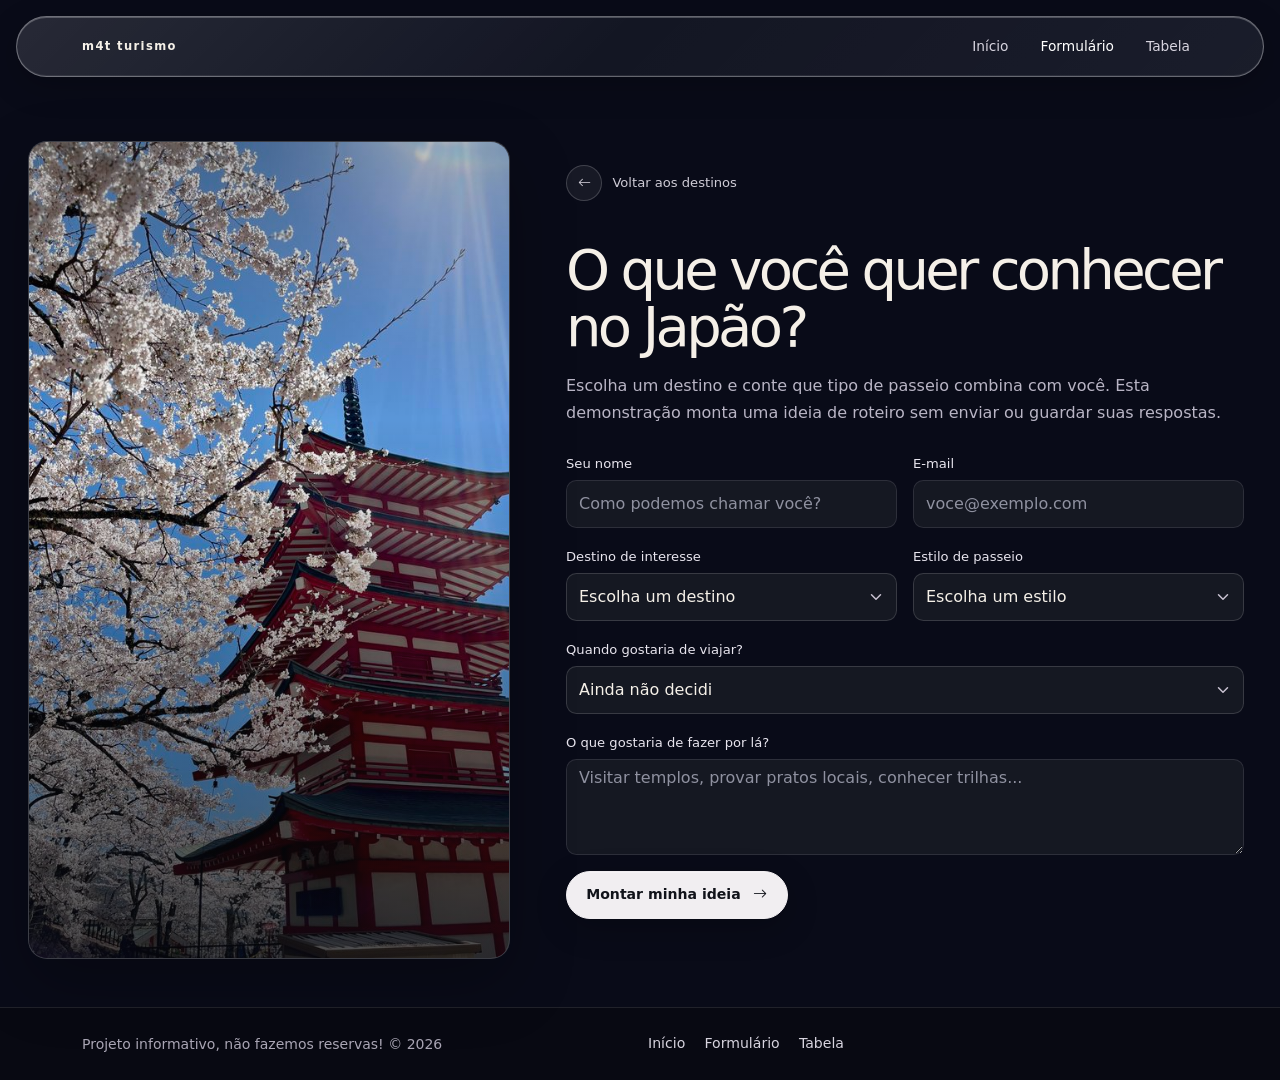
<file: pagina-2.html>
<!doctype html>
<html lang="pt-BR">
<head>
  <meta charset="utf-8">
  <meta name="viewport" content="width=device-width, initial-scale=1">
  <meta name="description" content="Conte suas preferências e escolha um destino para conhecer no Japão.">
  <title>m4t turismo - Form</title>
  <link rel="preconnect" href="https://cdn.jsdelivr.net" crossorigin>
  <link href="https://cdn.jsdelivr.net/npm/bootstrap@5.3.3/dist/css/bootstrap.min.css" rel="stylesheet">
  <link href="https://cdn.jsdelivr.net/npm/bootstrap-icons@1.11.3/font/bootstrap-icons.min.css" rel="stylesheet">
  <link rel="stylesheet" href="styles.css">
  <link rel="icon" type="image/jpeg" href="imgPagina/faviconGato.jpg">
</head>
<body>
  <nav class="navbar navbar-expand-lg navbar-dark barra-navegacao barra-navegacao--interna efeito-vidro" aria-label="Navegação principal">
    <div class="container">
      <a class="navbar-brand" href="index.html#inicio">m4t turismo</a>
      <button class="navbar-toggler efeito-vidro" type="button" data-bs-toggle="collapse" data-bs-target="#menu-paginas" aria-controls="menu-paginas" aria-expanded="false" aria-label="Abrir navegação">
        <span class="navbar-toggler-icon"></span>
      </button>
      <div class="collapse navbar-collapse" id="menu-paginas">
        <ul class="navbar-nav ms-auto align-items-lg-center gap-lg-3">
          <li class="nav-item"><a class="nav-link" href="index.html#inicio">Início</a></li>
          <li class="nav-item"><a class="nav-link" href="pagina-2.html" aria-current="page">Formulário</a></li>
          <li class="nav-item"><a class="nav-link" href="pagina-3.html">Tabela</a></li>
        </ul>
      </div>
    </div>
  </nav>

  <main class="container pagina-formulario py-4 py-lg-5">
    <div class="row align-items-stretch g-4 g-xl-5">
      <div class="col-lg-5">
        <aside class="formulario-visual">
          <img class="formulario-visual__foto" src="imgPagina/formulario.jpg" alt="" aria-hidden="true" width="736" height="1104">
          <div class="formulario-visual__legenda">
          </div>
        </aside>
      </div>

      <section class="col-lg-7 formulario-painel" aria-labelledby="titulo-formulario">
        <div class="formulario-links">
          <a class="formulario-voltar" href="index.html#destinos" aria-label="Voltar aos destinos">
            <span aria-hidden="true"><i class="bi bi-arrow-left"></i></span>
            <span>Voltar aos destinos</span>
          </a>
        </div>

        <h1 class="titulo-secao formulario-titulo mb-3" id="titulo-formulario">O que você quer conhecer no Japão?</h1>
        <p class="texto-suave mb-4">Escolha um destino e conte que tipo de passeio combina com você. Esta demonstração monta uma ideia de roteiro sem enviar ou guardar suas respostas.</p>

        <form id="formulario-interesse" class="row g-3" novalidate>
          <div class="col-md-6">
            <label class="form-label" for="nome">Seu nome</label>
            <input class="form-control" id="nome" name="nome" type="text" autocomplete="name" maxlength="80" placeholder="Como podemos chamar você?" required>
            <div class="invalid-feedback">Informe seu nome.</div>
          </div>
          <div class="col-md-6">
            <label class="form-label" for="email">E-mail</label>
            <input class="form-control" id="email" name="email" type="email" autocomplete="email" maxlength="120" placeholder="voce@exemplo.com" required>
            <div class="invalid-feedback">Informe um e-mail válido.</div>
          </div>
          <div class="col-md-6">
            <label class="form-label" for="destino">Destino de interesse</label>
            <select class="form-select" id="destino" name="destino" required>
              <option value="" selected disabled>Escolha um destino</option>
              <option value="Tóquio">Tóquio</option>
              <option value="Quioto">Quioto</option>
              <option value="Monte Fuji">Monte Fuji</option>
              <option value="Osaka">Osaka</option>
              <option value="Nara">Nara</option>
            </select>
            <div class="invalid-feedback">Escolha um destino da lista.</div>
          </div>
          <div class="col-md-6">
            <label class="form-label" for="estilo">Estilo de passeio</label>
            <select class="form-select" id="estilo" name="estilo" required>
              <option value="" selected disabled>Escolha um estilo</option>
              <option value="cultura e história">Cultura e história</option>
              <option value="gastronomia local">Gastronomia local</option>
              <option value="natureza e trilhas">Natureza e trilhas</option>
              <option value="cidades e tecnologia">Cidades e tecnologia</option>
            </select>
            <div class="invalid-feedback">Escolha o estilo que mais combina com você.</div>
          </div>
          <div class="col-12">
            <label class="form-label" for="epoca">Quando gostaria de viajar?</label>
            <select class="form-select" id="epoca" name="epoca">
              <option value="" selected>Ainda não decidi</option>
              <option>Primavera</option>
              <option>Verão</option>
              <option>Outono</option>
              <option>Inverno</option>
            </select>
          </div>
          <div class="col-12">
            <label class="form-label" for="mensagem">O que gostaria de fazer por lá?</label>
            <textarea class="form-control" id="mensagem" name="mensagem" rows="3" maxlength="500" placeholder="Visitar templos, provar pratos locais, conhecer trilhas..."></textarea>
          </div>
          <div class="col-12 d-flex flex-wrap align-items-center gap-3">
            <button class="btn btn-destino efeito-vidro btn-enviar-formulario" type="submit">
              Montar minha ideia <i class="bi bi-arrow-right" aria-hidden="true"></i>
            </button>
          </div>
          <div class="col-12">
            <p class="alert alert-success d-none mb-0" id="mensagem-formulario" role="status" aria-live="polite" tabindex="-1"></p>
          </div>
        </form>
      </section>
    </div>
  </main>

  <footer class="rodape-site">
    <div class="container py-4">
      <div class="row align-items-center g-3">
        <div class="col-md-6"><small>Projeto informativo, não fazemos reservas! © <span id="ano-atual"></span></small></div>
        <nav class="col-md-6 links-rodape" aria-label="Navegação do rodapé">
          <a href="index.html#inicio">Início</a>
          <a href="pagina-2.html">Formulário</a>
          <a href="pagina-3.html">Tabela</a>
        </nav>
      </div>
    </div>
  </footer>

  <script src="https://cdn.jsdelivr.net/npm/bootstrap@5.3.3/dist/js/bootstrap.bundle.min.js" defer></script>
  <script src="formulario.js" defer></script>
  <script src="site.js" defer></script>
</body>
</html>
</file>
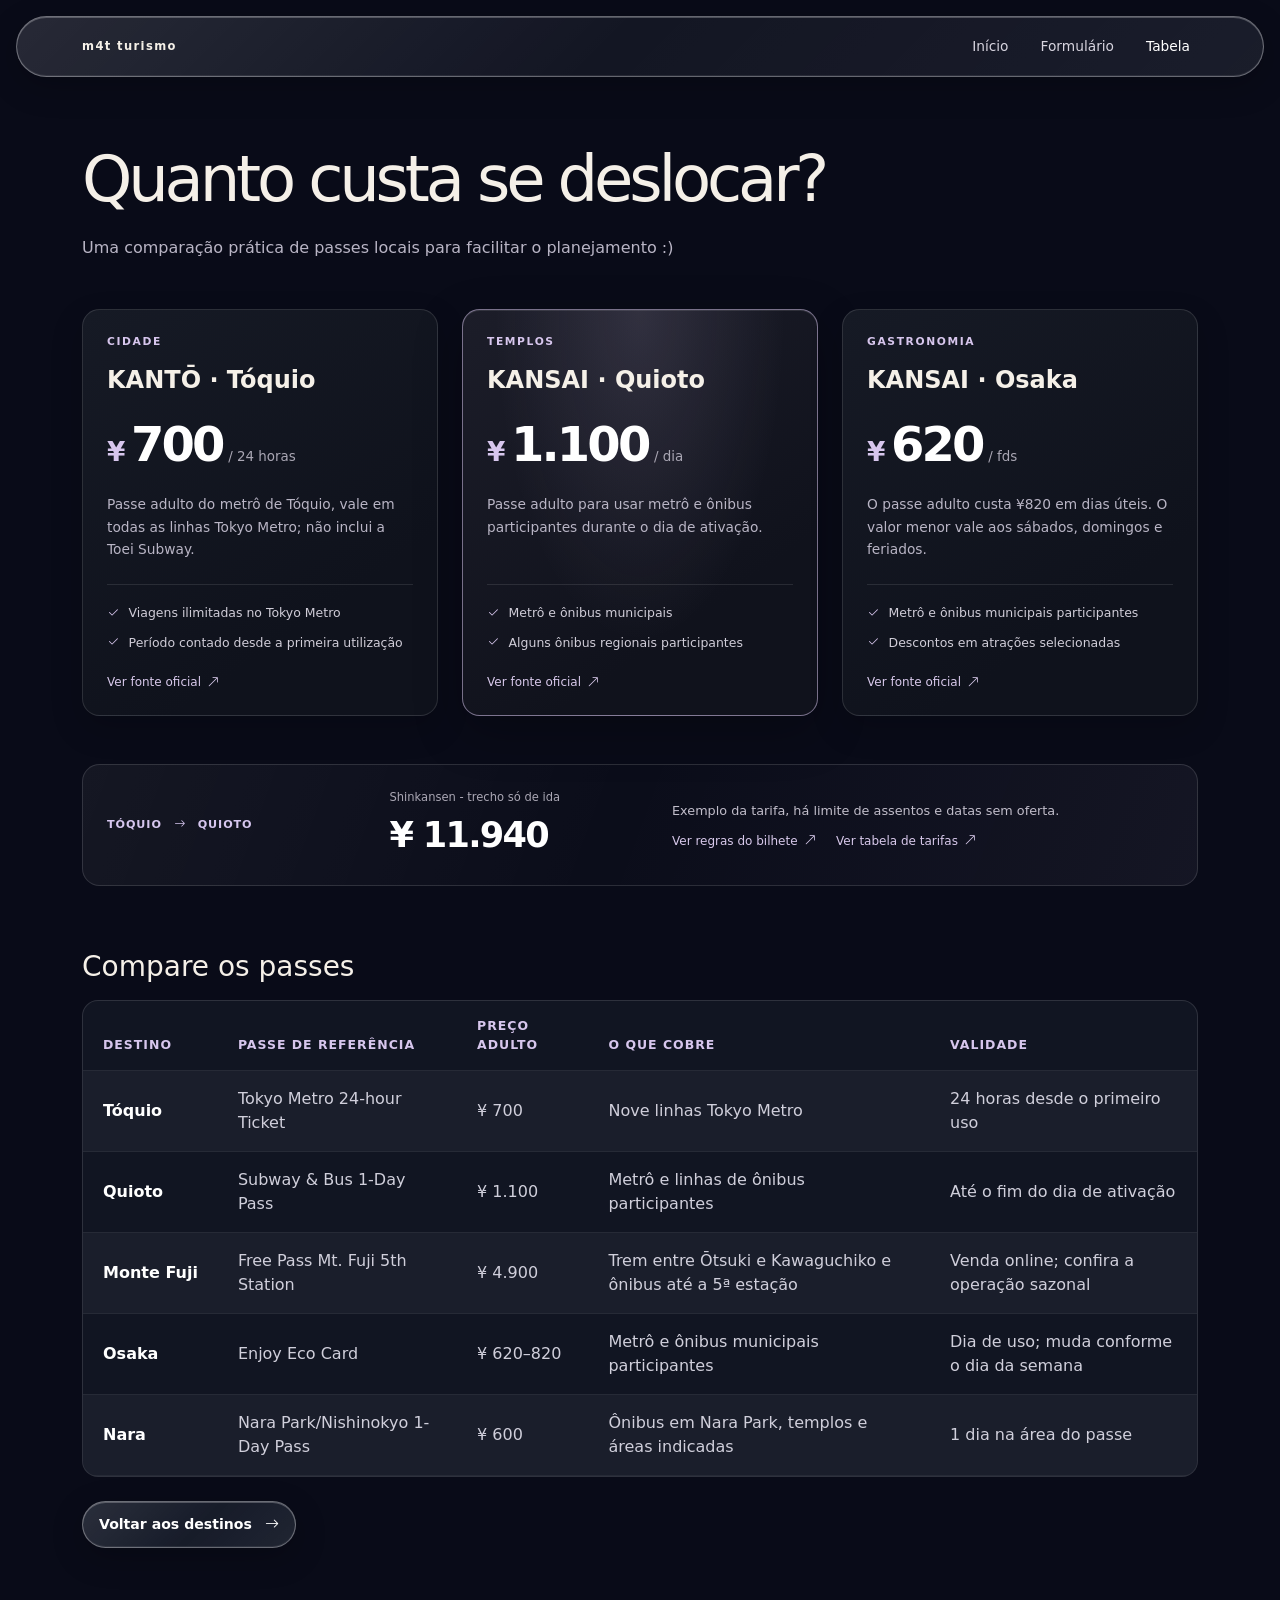
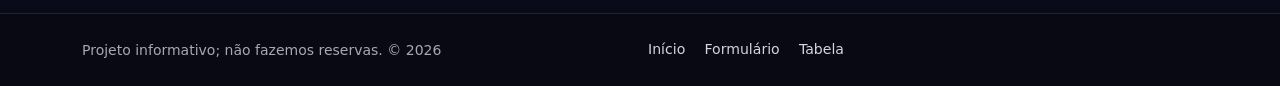
<file: pagina-3.html>
<!doctype html>
<html lang="pt-BR">
<head>
  <meta charset="utf-8">
  <meta name="viewport" content="width=device-width, initial-scale=1">
  <meta name="description" content="Compare passes locais e exemplos de tarifas oficiais para planejar deslocamentos no Japão.">
  <title>m4t turismo - Tabela</title>
  <link rel="preconnect" href="https://cdn.jsdelivr.net" crossorigin>
  <link href="https://cdn.jsdelivr.net/npm/bootstrap@5.3.3/dist/css/bootstrap.min.css" rel="stylesheet">
  <link href="https://cdn.jsdelivr.net/npm/bootstrap-icons@1.11.3/font/bootstrap-icons.min.css" rel="stylesheet">
  <link rel="stylesheet" href="styles.css">
  <link rel="icon" type="image/jpeg" href="imgPagina/faviconGato.jpg">
</head>
<body>
  <nav class="navbar navbar-expand-lg navbar-dark barra-navegacao barra-navegacao--interna efeito-vidro" aria-label="Navegação principal">
    <div class="container">
      <a class="navbar-brand" href="index.html#inicio">m4t turismo</a>
      <button class="navbar-toggler efeito-vidro" type="button" data-bs-toggle="collapse" data-bs-target="#menu-paginas" aria-controls="menu-paginas" aria-expanded="false" aria-label="Abrir navegação">
        <span class="navbar-toggler-icon"></span>
      </button>
      <div class="collapse navbar-collapse" id="menu-paginas">
        <ul class="navbar-nav ms-auto align-items-lg-center gap-lg-3">
          <li class="nav-item"><a class="nav-link" href="index.html#inicio">Início</a></li>
          <li class="nav-item"><a class="nav-link" href="pagina-2.html">Formulário</a></li>
          <li class="nav-item"><a class="nav-link" href="pagina-3.html" aria-current="page">Tabela</a></li>
        </ul>
      </div>
    </div>
  </nav>

  <main class="container py-4 py-lg-5 pagina-tabela">
    <header class="cabecalho-custos mb-5">
      <h1 class="titulo-secao mb-3">Quanto custa se deslocar?</h1>
      <p class="texto-suave mb-0">Uma comparação prática de passes locais para facilitar o planejamento :)</p>
    </header>

    <section class="row row-cols-1 row-cols-md-3 g-3 g-xl-4 cartoes-custos" aria-label="Passes de transporte em três cidades">
      <div class="col">
        <article class="card cartao-custo h-100">
          <div class="card-body d-flex flex-column">
            <p class="custo-categoria">CIDADE</p>
            <h2 class="h4 card-title">KANTŌ · Tóquio</h2>
            <p class="custo-valor"><span>¥</span> 700 <small>/ 24 horas</small></p>
            <p class="card-text texto-suave">Passe adulto do metrô de Tóquio, vale em todas as linhas Tokyo Metro; não inclui a Toei Subway.</p>
            <ul class="lista-inclusoes mt-auto">
              <li><i class="bi bi-check2" aria-hidden="true"></i> Viagens ilimitadas no Tokyo Metro</li>
              <li><i class="bi bi-check2" aria-hidden="true"></i> Período contado desde a primeira utilização</li>
            </ul>
            <a class="link-fonte" href="https://www.tokyometro.jp/lang_en/ticket/value/1day/index.html" target="_blank" rel="noreferrer">Ver fonte oficial <i class="bi bi-arrow-up-right" aria-hidden="true"></i></a>
          </div>
        </article>
      </div>

      <div class="col">
        <article class="card cartao-custo cartao-custo--destaque h-100">
          <div class="card-body d-flex flex-column">
            <p class="custo-categoria">TEMPLOS</p>
            <h2 class="h4 card-title">KANSAI · Quioto</h2>
            <p class="custo-valor"><span>¥</span> 1.100 <small>/ dia</small></p>
            <p class="card-text texto-suave">Passe adulto para usar metrô e ônibus participantes durante o dia de ativação.</p>
            <ul class="lista-inclusoes mt-auto">
              <li><i class="bi bi-check2" aria-hidden="true"></i> Metrô e ônibus municipais</li>
              <li><i class="bi bi-check2" aria-hidden="true"></i> Alguns ônibus regionais participantes</li>
            </ul>
            <a class="link-fonte" href="https://www2.city.kyoto.lg.jp/kotsu/webguide/en/ticket/regular_1day_card_comm.html" target="_blank" rel="noreferrer">Ver fonte oficial <i class="bi bi-arrow-up-right" aria-hidden="true"></i></a>
          </div>
        </article>
      </div>

      <div class="col">
        <article class="card cartao-custo h-100">
          <div class="card-body d-flex flex-column">
            <p class="custo-categoria">GASTRONOMIA</p>
            <h2 class="h4 card-title">KANSAI · Osaka</h2>
            <p class="custo-valor"><span>¥</span> 620 <small>/ fds</small></p>
            <p class="card-text texto-suave">O passe adulto custa ¥820 em dias úteis. O valor menor vale aos sábados, domingos e feriados.</p>
            <ul class="lista-inclusoes mt-auto">
              <li><i class="bi bi-check2" aria-hidden="true"></i> Metrô e ônibus municipais participantes</li>
              <li><i class="bi bi-check2" aria-hidden="true"></i> Descontos em atrações selecionadas</li>
            </ul>
            <a class="link-fonte" href="https://subway.osakametro.co.jp/en/guide/fare/category_digital_tickets/digital_tickets/digital_joshaken.php" target="_blank" rel="noreferrer">Ver fonte oficial <i class="bi bi-arrow-up-right" aria-hidden="true"></i></a>
          </div>
        </article>
      </div>
    </section>

    <aside class="passagem-interurbana my-5" aria-label="Exemplo de passagem de trem entre cidades">
      <div class="passagem-interurbana__rota">
        <span>TÓQUIO</span><i class="bi bi-arrow-right" aria-hidden="true"></i><span>QUIOTO</span>
      </div>
      <div class="passagem-interurbana__preco">
        <span>Shinkansen - trecho só de ida</span>
        <strong>¥ 11.940</strong>
      </div>
      <div class="passagem-interurbana__nota">
        <p>Exemplo da tarifa, há limite de assentos e datas sem oferta.</p>
        <div class="passagem-interurbana__fontes">
          <a class="link-fonte" href="https://smart-ex.jp/en/product/hayatoku7/" target="_blank" rel="noreferrer">Ver regras do bilhete <i class="bi bi-arrow-up-right" aria-hidden="true"></i></a>
          <a class="link-fonte" href="https://smart-ex.jp/product/hayatoku7/pdf/hayatoku7_fares_from_260227.pdf" target="_blank" rel="noreferrer">Ver tabela de tarifas <i class="bi bi-arrow-up-right" aria-hidden="true"></i></a>
        </div>
      </div>
    </aside>

    <section class="comparacao-destinos" aria-labelledby="titulo-comparacao-custos">
      <div class="d-flex flex-column flex-md-row align-items-md-end justify-content-between gap-3 mb-3">
        <div>
          <h2 class="h3 mb-0" id="titulo-comparacao-custos">Compare os passes</h2>
        </div>
      </div>

      <div class="table-responsive tabela-painel">
        <table class="table table-dark table-striped table-hover align-middle mb-0">
          <thead>
            <tr>
              <th scope="col">Destino</th>
              <th scope="col">Passe de referência</th>
              <th scope="col">Preço adulto</th>
              <th scope="col">O que cobre</th>
              <th scope="col">Validade</th>
            </tr>
          </thead>
          <tbody>
            <tr>
              <th scope="row">Tóquio</th>
              <td>Tokyo Metro 24-hour Ticket</td>
              <td>¥ 700</td>
              <td>Nove linhas Tokyo Metro</td>
              <td>24 horas desde o primeiro uso</td>
            </tr>
            <tr>
              <th scope="row">Quioto</th>
              <td>Subway &amp; Bus 1-Day Pass</td>
              <td>¥ 1.100</td>
              <td>Metrô e linhas de ônibus participantes</td>
              <td>Até o fim do dia de ativação</td>
            </tr>
            <tr>
              <th scope="row">Monte Fuji</th>
              <td>Free Pass Mt. Fuji 5th Station</td>
              <td>¥ 4.900</td>
              <td>Trem entre Ōtsuki e Kawaguchiko e ônibus até a 5ª estação</td>
              <td>Venda online; confira a operação sazonal</td>
            </tr>
            <tr>
              <th scope="row">Osaka</th>
              <td>Enjoy Eco Card</td>
              <td>¥ 620–820</td>
              <td>Metrô e ônibus municipais participantes</td>
              <td>Dia de uso; muda conforme o dia da semana</td>
            </tr>
            <tr>
              <th scope="row">Nara</th>
              <td>Nara Park/Nishinokyo 1-Day Pass</td>
              <td>¥ 600</td>
              <td>Ônibus em Nara Park, templos e áreas indicadas</td>
              <td>1 dia na área do passe</td>
            </tr>
          </tbody>
        </table>
      </div>
    </section>

    <a class="btn btn-destino efeito-vidro mt-4" href="index.html#destinos">
      Voltar aos destinos <i class="bi bi-arrow-right" aria-hidden="true"></i>
    </a>
  </main>

  <footer class="rodape-site">
    <div class="container py-4">
      <div class="row align-items-center g-3">
        <div class="col-md-6"><small>Projeto informativo; não fazemos reservas. © <span id="ano-atual"></span></small></div>
        <nav class="col-md-6 links-rodape" aria-label="Navegação do rodapé">
          <a href="index.html#inicio">Início</a>
          <a href="pagina-2.html">Formulário</a>
          <a href="pagina-3.html">Tabela</a>
        </nav>
      </div>
    </div>
  </footer>

  <script src="https://cdn.jsdelivr.net/npm/bootstrap@5.3.3/dist/js/bootstrap.bundle.min.js" defer></script>
  <script src="site.js" defer></script>
</body>
</html>
</file>
<file: styles.css>
:root {
  color-scheme: dark;
  font-family: system-ui, -apple-system, BlinkMacSystemFont, "Segoe UI", sans-serif;
  color: #f5f0e8;
  background: #090b18;
  --cor-noite: #090b18;
  --cor-lua: #d7c6ed;
  --cor-suave: #b9b5c5;
}

* {
  box-sizing: border-box;
}
html {
  min-width: 320px;
  scroll-behavior: smooth;
  background: var(--cor-noite);
}
body {
  display: flex;
  min-height: 100vh;
  flex-direction: column;
  margin: 0;
  overflow-x: hidden;
  background: var(--cor-noite);
  color: #f5f0e8;
}
body > main {
  flex: 1 0 auto;
}
html.carregando-hero,
html.carregando-hero body {
  overflow: hidden;
}
.tela-carregamento {
  position: fixed;
  z-index: 2000;
  inset: 0;
  display: grid;
  place-items: center;
  overflow: hidden;
  background: radial-gradient(ellipse at 50% 42%, rgb(111 61 104 / 34%), transparent 38%), linear-gradient(155deg, #111426 0%, #090b18 58%, #171023 100%);
  opacity: 0;
  visibility: hidden;
  transition: opacity .75s ease, visibility .75s ease;
}
html.carregando-hero .tela-carregamento {
  opacity: 1;
  visibility: visible;
}
.tela-carregamento__conteudo {
  display: flex;
  width: min(24rem, calc(100% - 3rem));
  flex-direction: column;
  align-items: center;
  gap: .8rem;
  text-align: center;
}
.tela-carregamento__nota {
  color: #d7c6ed;
  font-size: .65rem;
  font-weight: 700;
  letter-spacing: .22em;
}
.tela-carregamento__trilho {
  width: 10rem;
  height: 2px;
  overflow: hidden;
  background: rgb(255 255 255 / 15%);
}
.tela-carregamento__trilho span {
  display: block;
  width: 35%;
  height: 100%;
  background: linear-gradient(90deg, transparent, #f0d9e8, #d7c6ed, transparent);
  animation: percorrer-trilho 1.5s ease-in-out infinite;
}
.tela-carregamento__nota {
  color: #8f8b9d;
  font-size: .55rem;
  letter-spacing: .25em;
}
@keyframes percorrer-trilho {
  from { transform: translateX(-110%); }
  to { transform: translateX(300%); }
}
section[id] {
  scroll-margin-top: 4.5rem;
}
#destinos, #roteiro {
  scroll-margin-top: 0;
}
.secao-selo {
  margin: 0 0 .8rem;
  color: var(--cor-lua);
  font-size: .72rem;
  font-weight: 700;
  letter-spacing: .18em;
  text-transform: uppercase;
}
.texto-suave {
  color: var(--cor-suave);
  line-height: 1.7;
}

.barra-navegacao {
  position: absolute;
  z-index: 1030;
  top: 1rem;
  left: 50%;
  width: calc(100% - 2rem);
  max-width: 80rem;
  min-height: 3.8rem;
  padding: .35rem 1rem;
  border-radius: 2rem;
  transform: translateX(-50%);
}
.barra-navegacao--interna {
  position: relative;
  top: auto;
  left: auto;
  width: calc(100% - 2rem);
  max-width: 80rem;
  margin: 1rem auto;
  transform: none;
}
.navbar-brand {
  color: #f5f0e8;
  font-size: .72rem;
  font-weight: 700;
  letter-spacing: .12em;
}
.navbar-brand:hover, .navbar-brand:focus {
  color: #fff;
}
.barra-navegacao .nav-link {
  color: #d7d4df;
  font-size: .86rem;
}
.barra-navegacao .nav-link:hover, .barra-navegacao .nav-link:focus, .barra-navegacao .nav-link[aria-current="page"] {
  color: #fff;
}
.efeito-vidro {
  border: 1px solid rgb(255 255 255 / 34%);
  background-color: rgb(255 255 255 / 10%);
  background-image: linear-gradient(135deg, rgb(255 255 255 / 12%), rgb(255 255 255 / 2%) 48%, rgb(255 255 255 / 6%));
  box-shadow: inset 0 1px 0 rgb(255 255 255 / 24%), inset 0 -1px 0 rgb(255 255 255 / 8%), 0 .6rem 2rem rgb(0 0 0 / 22%);
  -webkit-backdrop-filter: blur(20px) saturate(160%);
  backdrop-filter: blur(20px) saturate(160%);
  transition: background-color .2s ease, border-color .2s ease, box-shadow .2s ease;
}
.barra-navegacao.efeito-vidro {
  border-radius: 2rem;
  background-color: rgb(8 11 24 / 64%);
  background-image: linear-gradient(135deg, rgb(255 255 255 / 12%), rgb(255 255 255 / 2%) 48%, rgb(255 255 255 / 6%));
}
.barra-navegacao--interna.efeito-vidro {
  border-color: rgb(255 255 255 / 34%);
  background-color: rgb(15 19 32 / 94%);
  background-image: linear-gradient(135deg, rgb(255 255 255 / 10%), rgb(255 255 255 / 2%) 48%, rgb(255 255 255 / 5%));
}
.navbar-toggler.efeito-vidro {
  padding: .4rem .65rem;
  border-radius: 50%;
}
.efeito-vidro:hover {
  border-color: rgb(255 255 255 / 62%);
  background-color: rgb(255 255 255 / 20%);
  box-shadow: inset 0 1px 0 rgb(255 255 255 / 38%), inset 0 -1px 0 rgb(255 255 255 / 14%), 0 .7rem 2rem rgb(0 0 0 / 27%);
}
.barra-navegacao--interna.efeito-vidro:hover {
  border-color: rgb(255 255 255 / 44%);
  background-color: rgb(19 24 39 / 98%);
}
.efeito-vidro:focus-visible, .btn:focus-visible, .nav-link:focus-visible {
  outline: 2px solid #fff;
  outline-offset: 3px;
}

.hero-inicial {
  position: relative;
  display: grid;
  min-height: 42rem;
  height: 100vh;
  height: 100svh;
  grid-template-columns: minmax(1.25rem, 1fr) minmax(0, 82.5rem) minmax(1.25rem, 1fr);
  grid-template-rows: 1fr auto auto auto auto 1fr;
  isolation: isolate;
  overflow: hidden;
  background: #11152b;
}
.hero-inicial__sombra {
  position: absolute;
  z-index: 0;
  inset: 0;
  pointer-events: none;
  background: linear-gradient(90deg, rgb(8 11 20 / 76%), rgb(8 11 20 / 42%) 38%, transparent 76%), linear-gradient(0deg, rgb(8 11 20 / 96%), rgb(8 11 20 / 18%) 35%, transparent 68%);
}
.hero-inicial__imagem {
  position: absolute;
  z-index: -1;
  inset: 0;
  width: 100%;
  height: 100%;
  object-fit: cover;
  object-position: center 48%;
}
.hero-inicial__conteudo {
  display: contents;
}
.hero-inicial__chamada {
  z-index: 1;
  grid-column: 2;
  grid-row: 2;
  align-self: end;
  margin: 0 0 .35rem;
  color: #f0d9e8;
  font-size: 1.1rem;
  font-weight: 600;
  letter-spacing: .04em;
  text-shadow: 0 2px 24px rgb(0 0 0 / 45%);
}
.hero-inicial h1 {
  z-index: 1;
  grid-column: 2;
  grid-row: 3;
  margin: 0;
  font-size: 8rem;
  font-weight: 800;
  letter-spacing: -.075em;
  line-height: .88;
  text-shadow: 0 2px 24px rgb(0 0 0 / 45%);
}
.hero-inicial__descricao {
  z-index: 1;
  grid-column: 2;
  grid-row: 4;
  max-width: 33rem;
  margin: 1.25rem 0 1.6rem;
  color: #f0edf0;
  font-size: 1.1rem;
  line-height: 1.65;
  text-shadow: 0 2px 24px rgb(0 0 0 / 45%);
}
.btn-hero {
  display: inline-flex;
  z-index: 2;
  grid-column: 2;
  grid-row: 5;
  align-items: center;
  justify-self: start;
  gap: 1rem;
  border: 1px solid rgb(255 255 255 / 68%);
  border-radius: 999px;
  padding: .8rem 1.25rem;
  color: #fff;
  font-size: .78rem;
  font-weight: 700;
  letter-spacing: .09em;
  text-transform: uppercase;
}
.btn-hero.efeito-vidro {
  background-color: rgb(255 255 255 / 10%);
  color: #fff;
}
.btn-hero.efeito-vidro:hover, .btn-hero.efeito-vidro:focus-visible {
  background-color: rgb(255 255 255 / 24%);
  color: #fff;
}
.secao-paralaxe {
  position: relative;
  height: 100vh;
  height: 100svh;
  min-height: 28rem;
  background: #11152b;
}
.cena-pixel-art {
  position: relative;
  top: auto;
  width: 100%;
  height: 100%;
  min-height: 28rem;
  overflow: hidden;
  isolation: isolate;
  background: #11152b;
}
.camada-paralaxe {
  position: absolute;
  top: 0;
  left: 0;
  width: 100%;
  height: 100%;
  object-fit: cover;
  object-position: center;
  image-rendering: pixelated;
  pointer-events: none;
  user-select: none;
  will-change: transform;
}
.camada-ceu {
  z-index: 1;
}
.camada-estrelas {
  z-index: 2;
}
.camada-lua {
  z-index: 3;
}
.camada-nuvens {
  z-index: 4;
}
.camada-templo {
  z-index: 5;
}
.camada-escada {
  z-index: 6;
}
.camada-cerejeira {
  z-index: 7;
}
.camada-templo {
  left: 50%;
  top: 8%;
  width: 96%;
  height: 108%;
  object-fit: contain;
  object-position: center bottom;
  transform-origin: center bottom;
  translate: -50% 0;
}
.camada-escada {
  left: 50%;
  top: 53%;
  width: 20%;
  height: 54%;
  object-fit: contain;
  object-position: center bottom;
  transform-origin: center bottom;
  translate: -50% 0;
}
.camada-cerejeira {
  left: 0;
  width: 100%;
  max-width: none;
  object-position: center bottom;
  transform: scale(.94);
  transform-origin: center bottom;
}
.legenda-paisagem {
  position: absolute;
  z-index: 8;
  top: 2.5rem;
  left: 50%;
  right: auto;
  transform: translateX(-50%);
  pointer-events: none;
  text-shadow: 0 2px 14px #090b18;
}
.legenda-paisagem h2 {
  max-width: 31rem;
  margin: 0;
  font-size: 3.5rem;
  letter-spacing: -.06em;
  line-height: .95;
}
.legenda-paisagem p:last-child {
  margin-top: .8rem;
  color: #e3deeb;
  font-size: .9rem;
}

.destinos-secao {
  position: relative;
  isolation: isolate;
  display: flex;
  min-height: 100vh;
  flex-direction: column;
  justify-content: center;
  overflow: hidden;
  padding: 7rem 0 4rem;
  background: #0c0e18;
}
.destinos-secao::before {
  position: absolute;
  z-index: -1;
  inset: 0;
  content: "";
  background: linear-gradient(90deg, rgb(7 9 17 / 88%), rgb(7 9 17 / 66%) 45%, rgb(7 9 17 / 48%)), linear-gradient(0deg, rgb(7 9 17 / 75%), transparent 75%);
}
.destinos-fundo {
  position: absolute;
  z-index: -2;
  inset: 0;
  width: 100%;
  height: 100%;
  object-fit: cover;
  object-position: center;
  opacity: .62;
  transition: opacity .9s ease-in-out;
}
.destinos-fundo--inativo {
  opacity: 0;
}
.destinos-cabecalho {
  position: relative;
  z-index: 1;
  padding-bottom: 2rem;
}
.titulo-secao {
  margin: 0;
  font-size: 4rem;
  letter-spacing: -.065em;
}
.carrossel-destinos-layout {
  position: relative;
  z-index: 1;
  padding-bottom: .25rem;
}
.carrossel-destinos-layout .carousel-inner {
  overflow: hidden;
}
.destino-janela {
  height: 23rem;
}
.destino-trilho {
  position: relative;
  display: flex;
  width: max-content;
  height: 100%;
  align-items: center;
  gap: 1rem;
  transition: transform .65s cubic-bezier(.22, .7, .22, 1);
  will-change: transform;
}
.destinos-esteira .carousel-item {
  display: block;
  width: 14rem;
  flex: 0 0 14rem;
  float: none;
  margin-right: 0;
  transition: transform .4s ease, opacity .4s ease, border-color .3s ease;
}
.destino-descricao {
  max-width: 31rem;
}
.destino-descricao h3 {
  margin: 0;
  font-family: Georgia, "Times New Roman", serif;
  font-size: 5rem;
  font-weight: 700;
  letter-spacing: .02em;
  line-height: .96;
  text-transform: uppercase;
}
.destino-descricao > p {
  max-width: 27rem;
  margin: 1.1rem 0 1.5rem;
  color: #d0cfdb;
  font-size: .98rem;
  line-height: 1.75;
}
.destino-card {
  position: relative;
  display: block;
  width: 100%;
  max-width: 32rem;
  height: 23rem;
  margin: 0 auto;
  overflow: hidden;
  border: 1px solid rgb(255 255 255 / 25%);
  border-radius: 1rem;
  padding: 0;
  background: #202638;
  color: #fff;
  cursor: pointer;
  text-align: left;
}
.destinos-esteira .destino-card {
  height: 19rem;
  border-color: rgb(255 255 255 / 22%);
  opacity: .58;
  transform: scale(.82);
}
.destinos-esteira .destino-card.active {
  border-color: rgb(255 255 255 / 84%);
  opacity: 1;
  transform: scale(1);
}
.destinos-esteira .destino-card:focus-visible {
  outline: 2px solid #fff;
  outline-offset: 3px;
}
.destino-card::after {
  position: absolute;
  inset: 0;
  content: "";
  background: linear-gradient(0deg, rgb(5 8 15 / 92%), rgb(5 8 15 / 6%) 74%);
}
.destino-card img {
  position: absolute;
  inset: 0;
  width: 100%;
  height: 100%;
  object-fit: cover;
  object-position: center;
  pointer-events: none;
}
.destinos-esteira .destino-card:hover {
  border-color: rgb(255 255 255 / 85%);
}
.destino-card__regiao, .destino-card__nome, .destino-card__categoria {
  position: absolute;
  z-index: 1;
  right: .9rem;
  left: .9rem;
}
.destino-card__regiao {
  bottom: 4.5rem;
  color: #e2e0e8;
  font-size: .67rem;
}
.destino-card__nome {
  bottom: 2.3rem;
  font-size: 1.18rem;
  font-weight: 700;
}
.destino-card__categoria {
  bottom: .95rem;
  color: #c8c6d0;
  font-size: .68rem;
}
.destino-controles {
  display: flex;
  align-items: center;
  justify-content: center;
  width: 100%;
  margin-left: 0;
  gap: 1rem;
  padding-top: .25rem;
}
.destino-seta {
  display: grid;
  width: 2.25rem;
  height: 2.25rem;
  flex: 0 0 auto;
  border: 1px solid rgb(255 255 255 / 28%);
  place-items: center;
  border-radius: 50%;
  padding: 0;
  background-color: rgb(18 23 38 / 76%);
  background-image: none;
  color: #e6e2ec;
  font-size: .95rem;
}
.destino-indicadores {
  position: static;
  right: auto;
  bottom: auto;
  left: auto;
  width: auto;
  gap: .5rem;
  margin: 0;
  padding: 0;
  transform: none;
}
.carrossel-destinos-layout .destino-indicadores button {
  width: .38rem;
  height: .38rem;
  flex: 0 0 auto;
  margin: 0;
  border: 0;
  border-radius: 50%;
  padding: 0;
  background: #d0cfdb;
  opacity: .48;
  transition: transform .2s ease, opacity .2s ease;
}
.carrossel-destinos-layout .destino-indicadores button.active {
  opacity: 1;
  transform: scale(1.45);
}
.destino-seta:hover, .destino-seta:focus-visible {
  border-color: rgb(255 255 255 / 48%);
  background-color: rgb(255 255 255 / 16%);
  color: #fff;
}
.btn-destino {
  display: inline-flex;
  align-items: center;
  gap: .8rem;
  border: 1px solid rgb(255 255 255 / 34%);
  border-radius: 999px;
  padding: .75rem 1rem;
  background-color: rgb(255 255 255 / 9%);
  background-image: linear-gradient(135deg, rgb(255 255 255 / 10%), rgb(255 255 255 / 2%) 55%, rgb(255 255 255 / 6%));
  color: #fff;
  font-size: .88rem;
  font-weight: 600;
}
.btn-destino:hover, .btn-destino:focus-visible {
  border-color: rgb(255 255 255 / 60%);
  background-color: rgb(255 255 255 / 17%);
  color: #fff;
}
.btn-destino.efeito-vidro {
  background-color: rgb(22 27 42 / 78%);
  -webkit-backdrop-filter: blur(16px) saturate(130%);
  backdrop-filter: blur(16px) saturate(130%);
}
.btn-destino.efeito-vidro:hover, .btn-destino.efeito-vidro:focus-visible {
  background-color: rgb(35 42 61 / 92%);
}
.rota-horizontal {
  position: relative;
  height: 500vh;
  background: #080b16;
}
.rota-palco {
  position: sticky;
  top: 0;
  display: flex;
  width: 100%;
  height: 100vh;
  height: 100svh;
  min-height: 28rem;
  align-items: center;
  overflow: hidden;
  background: radial-gradient(ellipse at 50% 50%, rgb(36 41 65 / 42%), transparent 68%), #080b16;
}
.rota-palco::after {
  position: absolute;
  inset: 0;
  content: "";
  pointer-events: none;
  background: linear-gradient(90deg, rgb(8 11 22 / 56%), transparent 25%, transparent 75%, rgb(8 11 22 / 56%));
}
.rota-cabecalho {
  position: absolute;
  z-index: 1;
  top: 6rem;
  left: 50%;
  transform: translateX(-50%);
  pointer-events: none;
}
.rota-cabecalho h2 {
  margin: 0;
  font-size: 4rem;
  letter-spacing: -.07em;
  line-height: .95;
}
.rota-viewport {
  width: 100%;
  overflow: hidden;
}
.rota-faixa {
  display: flex;
  width: max-content;
  align-items: center;
  gap: 4rem;
  padding: 2rem 30vw;
  font-family: Georgia, "Times New Roman", serif;
  font-size: 8rem;
  letter-spacing: -.065em;
  line-height: 1;
  white-space: nowrap;
  will-change: transform;
}
.rota-destaque {
  color: var(--cor-lua);
  font-style: italic;
}
.rota-separador {
  display: grid;
  width: .55em;
  height: .55em;
  flex: 0 0 auto;
  place-items: center;
}
.rota-separador::before {
  width: .24em;
  height: .24em;
  border: 2px solid rgb(215 198 237 / 76%);
  content: "";
  transform: rotate(45deg);
}
.rota-indicador {
  position: absolute;
  bottom: 2rem;
  left: 50%;
  display: flex;
  align-items: center;
  gap: 1rem;
  color: #d7d4df;
  font-size: .68rem;
  letter-spacing: .14em;
  text-transform: uppercase;
  transform: translateX(-50%);
}
.rota-progresso {
  width: 6rem;
  height: 2px;
  overflow: hidden;
  background: rgb(255 255 255 / 24%);
}
.rota-progresso span {
  display: block;
  width: 100%;
  height: 100%;
  background: var(--cor-lua);
  transform: scaleX(0);
  transform-origin: left center;
}

.form-label {
  color: #eeeaf3;
  font-weight: 500;
}
.form-control, .form-select {
  min-height: 2.9rem;
  border-color: #ced4da;
  background-color: #fff;
  color: #212529;
}
.form-control::placeholder {
  color: #6c757d;
}
.form-control:focus, .form-select:focus {
  border-color: var(--cor-lua);
  background-color: #fff;
  color: #212529;
  box-shadow: 0 0 0 .2rem rgb(215 198 237 / 18%);
}
.form-select option {
  background: #fff;
  color: #212529;
}
.pagina-formulario {
  width: calc(100% - 2rem);
  max-width: 80rem;
  max-width: 80rem;
}
.formulario-visual {
  position: relative;
  display: flex;
  min-height: 39rem;
  height: 100%;
  flex-direction: column;
  justify-content: space-between;
  overflow: hidden;
  border: 1px solid rgb(255 255 255 / 16%);
  border-radius: 1.2rem;
  padding: 1.5rem;
  background-color: #171923;
  box-shadow: 0 1.5rem 4rem rgb(0 0 0 / 28%);
}
.formulario-visual::after {
  position: absolute;
  z-index: 0;
  inset: 0;
  content: "";
  pointer-events: none;
  background: linear-gradient(180deg, rgb(7 8 13 / 28%), transparent 34%, rgb(7 8 13 / 72%));
}
.formulario-visual__foto {
  position: absolute;
  z-index: 0;
  inset: 0;
  width: 100%;
  height: 100%;
  object-fit: cover;
  object-position: center;
}
.formulario-visual__marca {
  position: relative;
  z-index: 1;
  display: flex;
  align-items: center;
  gap: .65rem;
  color: #f5f0e8;
  font-size: .7rem;
  font-weight: 700;
  letter-spacing: .1em;
}
.formulario-visual__legenda {
  position: relative;
  z-index: 1;
}
.formulario-visual__legenda .secao-selo {
  margin-bottom: .7rem;
  color: #f0d9e8;
}
.formulario-visual__legenda > p:last-child {
  position: relative;
  z-index: 1;
  margin: 0;
  color: #fff;
  font-size: 2.5rem;
  font-weight: 600;
  letter-spacing: -.055em;
  line-height: 1.05;
  text-shadow: 0 2px 20px rgb(0 0 0 / 38%);
}
.formulario-painel {
  align-self: center;
  padding: 1.5rem 2rem;
}
.formulario-links {
  display: flex;
  align-items: center;
  justify-content: space-between;
  gap: 1rem;
  margin-bottom: 2.5rem;
}
.formulario-voltar {
  display: inline-flex;
  align-items: center;
  gap: .65rem;
  color: #cfccd6;
  font-size: .82rem;
  text-decoration: none;
}
.formulario-voltar:hover {
  color: #fff;
}
.formulario-voltar > span:first-child {
  display: grid;
  width: 2.25rem;
  height: 2.25rem;
  place-items: center;
  border: 1px solid rgb(255 255 255 / 18%);
  border-radius: 50%;
  background: rgb(255 255 255 / 6%);
}
.formulario-painel .secao-selo {
  margin-bottom: .85rem;
}
.formulario-titulo {
  max-width: 42rem;
  font-size: 3.5rem;
  line-height: 1.03;
}
.formulario-painel .form-label {
  margin-bottom: .4rem;
  color: #e8e5ee;
  font-size: .82rem;
}
.formulario-painel .form-control, .formulario-painel .form-select {
  min-height: 3rem;
  border-color: rgb(255 255 255 / 15%);
  border-radius: .65rem;
  background-color: #151822;
  color: #f5f0e8;
}
.formulario-painel .form-control::placeholder {
  color: #8f91a0;
}
.formulario-painel .form-select {
  background-image: url("data:image/svg+xml,%3csvg xmlns='http://www.w3.org/2000/svg' viewBox='0 0 16 16'%3e%3cpath fill='none' stroke='%23c9c2d2' stroke-linecap='round' stroke-linejoin='round' stroke-width='2' d='m2 5 6 6 6-6'/%3e%3c/svg%3e");
}
.formulario-painel .form-control:focus, .formulario-painel .form-select:focus {
  border-color: rgb(215 198 237 / 72%);
  background-color: #171b27;
  color: #fff;
  box-shadow: 0 0 0 .2rem rgb(215 198 237 / 12%);
}
.formulario-painel .form-select option {
  background: #151822;
  color: #f5f0e8;
}
.formulario-painel textarea.form-control {
  min-height: 6rem;
  resize: vertical;
}
.formulario-painel .btn-enviar-formulario {
  min-height: 3rem;
  padding-inline: 1.2rem;
  border-color: #f1eef1;
  background-color: #f1eef1;
  background-image: none;
  color: #11131a;
  font-weight: 700;
}
.formulario-painel .btn-enviar-formulario:hover, .formulario-painel .btn-enviar-formulario:focus-visible {
  border-color: #fff;
  background-color: #fff;
  color: #11131a;
}
.formulario-nota {
  color: #9997a4;
  font-size: .75rem;
}
.formulario-painel .alert-success {
  border-color: rgb(109 195 151 / 28%);
  background: rgb(33 86 61 / 32%);
  color: #c8f1d8;
}
.pagina-tabela {
  padding-bottom: 4rem !important;
}
.cabecalho-custos {
  max-width: 54rem;
}
.cartao-custo {
  position: relative;
  overflow: hidden;
  border: 1px solid rgb(255 255 255 / 12%);
  border-radius: 1.1rem;
  background: linear-gradient(145deg, #161a25, #0f121c 72%);
  color: #f5f0e8;
  box-shadow: 0 .8rem 2rem rgb(0 0 0 / 18%);
  transition: transform .2s ease, border-color .2s ease, background-color .2s ease;
}
.cartao-custo:hover {
  transform: translateY(-3px);
  border-color: rgb(255 255 255 / 30%);
}
.cartao-custo .card-body {
  padding: 1.5rem;
}
.cartao-custo--destaque {
  border-color: rgb(215 198 237 / 52%);
  background: radial-gradient(ellipse at 50% 0, rgb(215 198 237 / 13%), transparent 58%), linear-gradient(145deg, #1c1d29, #10121c 72%);
  box-shadow: 0 1rem 3rem rgb(0 0 0 / 26%), inset 0 1px 0 rgb(255 255 255 / 10%);
}
.custo-categoria {
  margin: 0 0 1rem;
  color: var(--cor-lua);
  font-size: .67rem;
  font-weight: 700;
  letter-spacing: .15em;
}
.cartao-custo .card-title {
  margin-bottom: .6rem;
  font-weight: 600;
}
.custo-valor {
  display: flex;
  min-height: 4.3rem;
  align-items: baseline;
  gap: .35rem;
  margin: .25rem 0 .8rem;
  color: #fff;
  font-size: 3rem;
  font-weight: 600;
  letter-spacing: -.06em;
  white-space: nowrap;
}
.custo-valor > span {
  color: var(--cor-lua);
  font-size: .55em;
  letter-spacing: 0;
}
.custo-valor small {
  color: #aaa7b4;
  font-size: .28em;
  font-weight: 400;
  letter-spacing: 0;
}
.cartao-custo .card-text {
  min-height: 4.7rem;
  color: #b9b5c5;
  font-size: .86rem;
  line-height: 1.65;
}
.lista-inclusoes {
  display: grid;
  gap: .7rem;
  margin-bottom: 1.35rem;
  padding: 1.2rem 0 0;
  border-top: 1px solid rgb(255 255 255 / 10%);
  list-style: none;
}
.lista-inclusoes li {
  display: flex;
  align-items: flex-start;
  gap: .6rem;
  color: #d0cdd8;
  font-size: .78rem;
  line-height: 1.45;
}
.lista-inclusoes i {
  color: var(--cor-lua);
}
.link-fonte {
  display: inline-flex;
  align-items: center;
  align-self: flex-start;
  gap: .4rem;
  color: #d8c9eb;
  font-size: .75rem;
  text-decoration: none;
}
.link-fonte:hover, .link-fonte:focus-visible {
  color: #fff;
  text-decoration: underline;
}
.passagem-interurbana {
  display: grid;
  grid-template-columns: 1fr 1fr 2fr;
  align-items: center;
  gap: 2rem;
  border: 1px solid rgb(255 255 255 / 13%);
  border-radius: 1.1rem;
  padding: 1.5rem;
  background: linear-gradient(110deg, rgb(255 255 255 / 5%), rgb(255 255 255 / 1%) 48%, rgb(215 198 237 / 6%));
}
.passagem-interurbana__rota {
  display: flex;
  align-items: center;
  gap: .75rem;
  color: #d6c6ef;
  font-size: .7rem;
  font-weight: 700;
  letter-spacing: .08em;
  white-space: nowrap;
}
.passagem-interurbana__preco {
  display: flex;
  flex-direction: column;
  gap: .12rem;
}
.passagem-interurbana__preco > span, .passagem-interurbana__preco > small {
  color: #aaa7b4;
  font-size: .72rem;
}
.passagem-interurbana__preco strong {
  color: #fff;
  font-size: 2.2rem;
  letter-spacing: -.05em;
}
.passagem-interurbana__nota p {
  margin: 0 0 .65rem;
  color: #c1bdca;
  font-size: .8rem;
  line-height: 1.6;
}
.passagem-interurbana__fontes {
  display: flex;
  flex-wrap: wrap;
  gap: .5rem 1.25rem;
}
.comparacao-destinos {
  margin-top: 4rem;
}
.comparacao-legenda {
  font-size: .82rem;
}
.nota-precos {
  max-width: 72rem;
  color: #9e9aa8;
  font-size: .76rem;
  line-height: 1.7;
}
.nota-precos a {
  color: #d8c9eb;
  text-decoration: none;
}
.nota-precos a:hover, .nota-precos a:focus-visible {
  color: #fff;
  text-decoration: underline;
}
.tabela-painel {
  overflow-x: auto;
  overflow-y: hidden;
  border: 1px solid rgb(255 255 255 / 12%);
  border-radius: 1rem;
  background: #111522;
}
.tabela-painel .table {
  --bs-table-bg: transparent;
  --bs-table-color: #e8e5ee;
  --bs-table-striped-bg: rgb(255 255 255 / 4%);
  --bs-table-hover-bg: rgb(215 198 237 / 8%);
  --bs-table-hover-color: #fff;
  min-width: 48rem;
}
.tabela-painel caption {
  padding: 1rem 1.25rem .5rem;
  color: #c5c1ce;
}
.tabela-painel th, .tabela-painel td {
  padding: 1rem 1.25rem;
  border-color: rgb(255 255 255 / 9%);
}
.tabela-painel thead th {
  color: #d7c6ed;
  font-size: .78rem;
  letter-spacing: .08em;
  text-transform: uppercase;
}
.tabela-painel tbody th {
  color: #fff;
  white-space: nowrap;
}
.tabela-painel td {
  color: #d0cfdb;
}
.tabela-painel td i {
  color: var(--cor-lua);
}

.rodape-site {
  border-top: 1px solid rgb(255 255 255 / 10%);
  background: #080912;
  color: #f5f0e8;
}
.titulo-rodape {
  margin: 0 0 .6rem;
  font-size: 2rem;
  letter-spacing: -.05em;
}
.links-rodape {
  display: flex;
  flex-wrap: wrap;
  justify-content: flex-start;
  gap: .8rem 1.2rem;
}
.links-rodape a {
  color: #d7d4df;
  font-size: .88rem;
  text-decoration: none;
}
.links-rodape a:hover, .links-rodape a:focus-visible {
  color: #fff;
}
.rodape-site hr {
  border-color: rgb(255 255 255 / 20%);
}
.rodape-site small {
  color: #aaa6b5;
}

@supports not ((backdrop-filter: blur(1px)) or (-webkit-backdrop-filter: blur(1px))) {
  .efeito-vidro {
    background-color: rgb(25 31 45 / 94%);
  }
  .barra-navegacao.efeito-vidro {
    background-color: rgb(8 11 24 / 92%);
  }
  .barra-navegacao--interna.efeito-vidro {
    background-color: #121827;
  }
  .btn-hero.efeito-vidro {
    background-color: rgb(25 31 45 / 94%);
  }
  .btn-destino.efeito-vidro {
    background-color: #171c2b;
  }
}

@media (max-aspect-ratio: 4/5) {
  .cena-pixel-art {
    min-height: 100svh;
  }
  .camada-templo {
    width: 150%;
    height: 112%;
    top: 4%;
  }
  .camada-escada {
    width: 34%;
    height: 54%;
    top: 53%;
  }
}
@media (max-height: 500px) and (min-aspect-ratio: 4/5) {
  .camada-templo {
    height: 118%;
    top: 0;
  }
  .camada-escada {
    height: 60%;
    top: 48%;
  }
}
@media (min-width: 1800px) {
  .camada-templo {
    width: 92%;
  }
  .camada-escada {
    width: 19%;
  }
}
@media (max-width: 991.98px) {
  .barra-navegacao .navbar-collapse {
    margin-top: .5rem;
    padding: .55rem .75rem;
    border: 1px solid rgb(255 255 255 / 16%);
    border-radius: 1rem;
    background: rgb(9 11 24 / 82%);
    -webkit-backdrop-filter: blur(18px);
    backdrop-filter: blur(18px);
  }
  .barra-navegacao .nav-link {
    padding: .55rem .4rem;
  }
  .destino-descricao {
    max-width: 38rem;
  }
  .destino-controles {
    width: 100%;
    margin-left: 0;
  }
  .formulario-visual {
    min-height: 27rem;
  }
  .passagem-interurbana {
    grid-template-columns: minmax(0, 1fr) minmax(0, 1fr);
  }
  .passagem-interurbana__nota {
    grid-column: 1 / -1;
  }
}
@media (max-width: 767.98px) {
  .barra-navegacao {
    top: .5rem;
    width: calc(100% - 1rem);
    padding: .3rem .6rem;
  }
  .barra-navegacao--interna {
    margin: .5rem auto;
  }
  .hero-inicial {
    min-height: 42rem;
    grid-template-columns: 1rem minmax(0, 1fr) 1rem;
  }
  .hero-inicial__imagem {
    object-position: 58% center;
  }
  .hero-inicial__sombra {
    background: linear-gradient(90deg, rgb(8 11 20 / 74%), rgb(8 11 20 / 35%) 70%), linear-gradient(0deg, rgb(8 11 20 / 98%), rgb(8 11 20 / 28%) 48%, transparent 78%);
  }
  .hero-inicial h1 {
    font-size: 5rem;
  }
  .hero-inicial__descricao {
    max-width: 25rem;
    margin: 1rem 0 1.25rem;
    font-size: 1rem;
  }
  .legenda-paisagem {
    top: 1.5rem;
  }
  .legenda-paisagem h2 {
    font-size: 2.5rem;
  }
  .destinos-secao {
    min-height: 100svh;
    padding: 5.5rem 0 3rem;
  }
  .destinos-cabecalho {
    padding-bottom: 1.5rem;
  }
  .destinos-cabecalho .btn {
    margin-top: .25rem;
  }
  .destino-descricao {
    max-width: 34rem;
  }
  .destino-descricao h3 {
    font-size: 4rem;
  }
  .destino-descricao > p {
    margin: .8rem 0 1rem;
    font-size: .9rem;
  }
  .destino-janela {
    height: 19rem;
  }
  .destinos-esteira .carousel-item {
    width: 11rem;
    flex-basis: 11rem;
  }
  .destinos-esteira .destino-card {
    height: 16rem;
  }
  .destino-controles {
    justify-content: center;
    width: 100%;
    margin-left: 0;
  }
  .formulario-visual {
    min-height: 22rem;
    padding: 1.25rem;
  }
  .formulario-painel {
    padding: 1rem .25rem 1.5rem;
  }
  .formulario-links {
    margin-bottom: 2rem;
  }
  .formulario-titulo {
    font-size: 2.8rem;
  }
  .cartao-custo .card-text {
    min-height: 0;
  }
  .passagem-interurbana {
    grid-template-columns: 1fr;
    gap: 1rem;
  }
  .passagem-interurbana__nota {
    grid-column: auto;
  }
  .rota-cabecalho {
    top: 12vh;
  }
  .rota-cabecalho h2 {
    font-size: 3rem;
  }
  .rota-faixa {
    gap: 1.5rem;
    font-size: 5rem;
  }
  .rota-indicador {
    bottom: 1.5rem;
    gap: .75rem;
  }
}
@media (max-width: 380px) {
  .hero-inicial {
    grid-template-columns: .75rem minmax(0, 1fr) .75rem;
  }
  .navbar-brand {
    font-size: .65rem;
    letter-spacing: .08em;
  }
}
@media (prefers-reduced-motion: reduce) {
  html {
    scroll-behavior: auto;
  }
  *, *::before, *::after {
    scroll-behavior: auto !important;
    transition-duration: .01ms !important;
    animation-duration: .01ms !important;
    animation-iteration-count: 1 !important;
  }
  .rota-horizontal {
    height: auto;
    padding: 3rem 0;
  }
  .rota-palco {
    position: relative;
    height: auto;
    min-height: 28rem;
    padding: 8rem 0 5rem;
  }
  .rota-viewport {
    overflow-x: auto;
    scrollbar-width: thin;
  }
  .rota-faixa {
    transform: none !important;
    will-change: auto;
  }
  .rota-indicador {
    display: none;
  }
}
</file>
